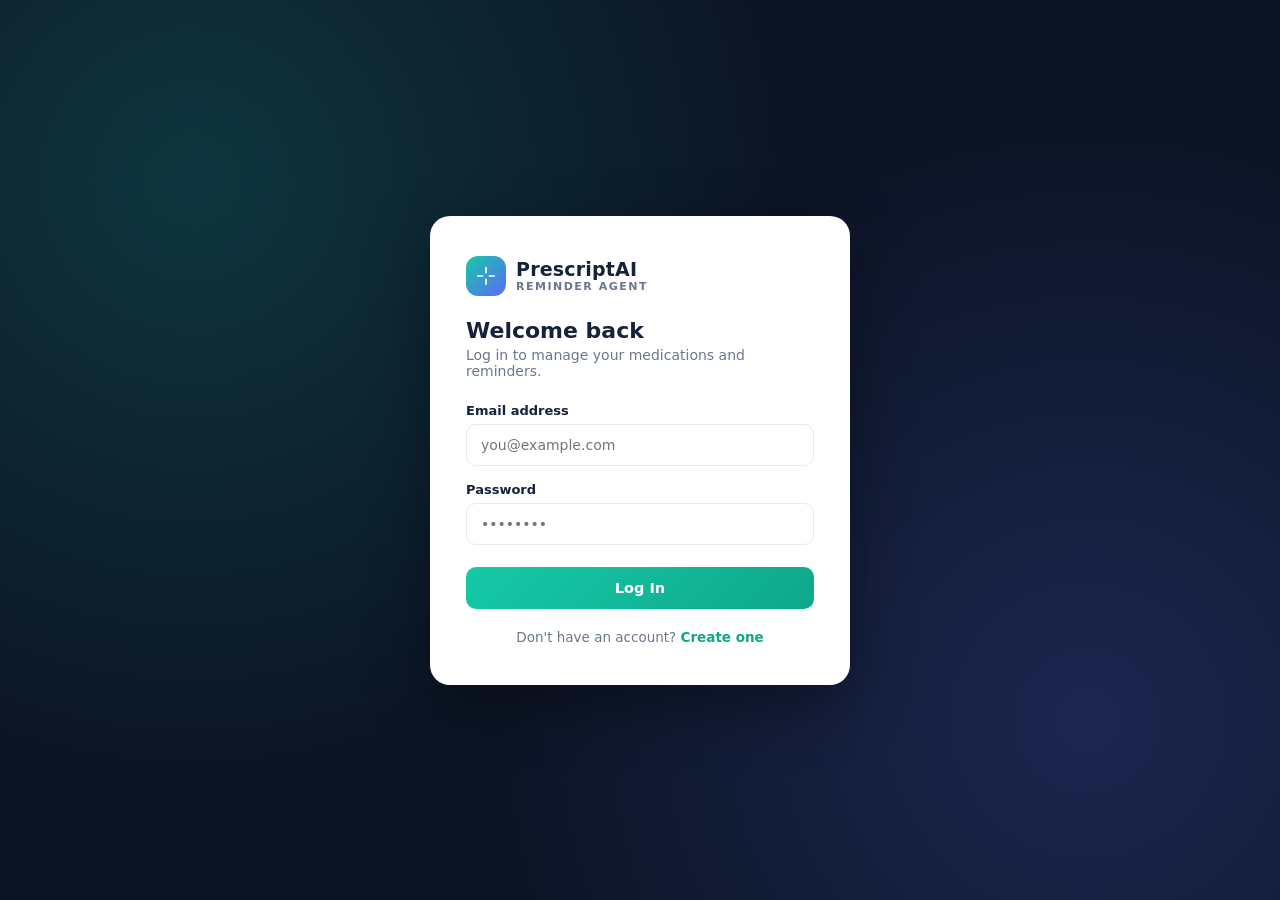
<file: frontend/index.html>
<!DOCTYPE html>
<html lang="en">
<head>
<meta charset="UTF-8">
<title>PrescriptAI</title>
<meta http-equiv="refresh" content="0; url=pages/login.html">
</head>
<body>
  <p>Redirecting to <a href="pages/login.html">login</a>...</p>
</body>
</html>
</file>
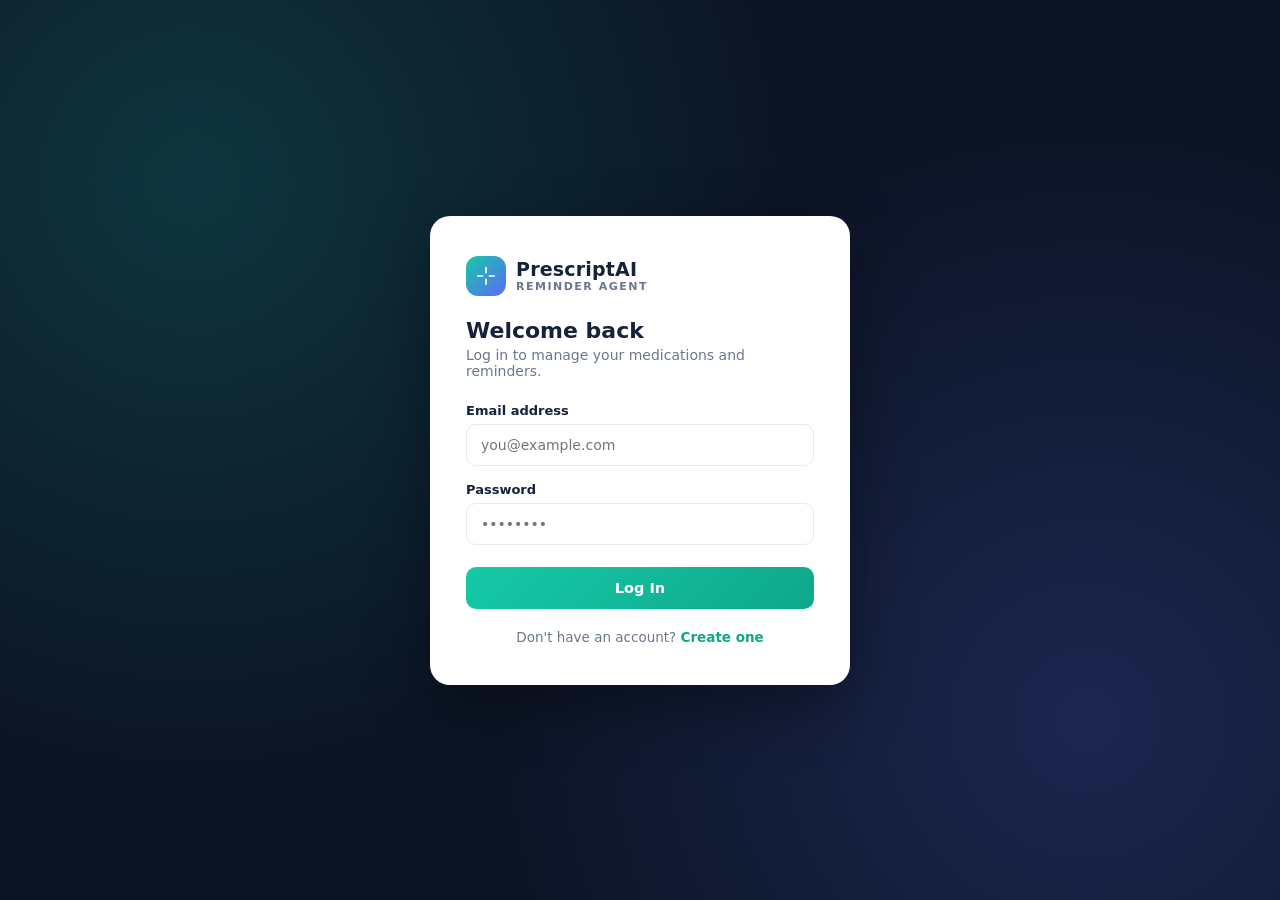
<file: frontend/pages/add_prescription.html>
<!DOCTYPE html>
<html lang="en">
<head>
<meta charset="UTF-8">
<title>Add Prescription | PrescriptAI</title>
<meta name="viewport" content="width=device-width, initial-scale=1.0">
<link rel="stylesheet" href="../css/style.css">
</head>
<body>
<div class="app-shell">

  <aside class="sidebar">
    <div class="brand">
      <div class="logo-badge"><svg width="18" height="18" viewBox="0 0 24 24" fill="none" stroke="#fff" stroke-width="2" stroke-linecap="round"><path d="M12 2v6M12 16v6M2 12h6M16 12h6"/></svg></div>
      <div><h1>PrescriptAI</h1><span class="tag">REMINDER AGENT</span></div>
    </div>
    <a class="nav-item" data-page="dashboard" href="dashboard.html">
      <svg width="18" height="18" viewBox="0 0 24 24" fill="none" stroke="currentColor" stroke-width="2"><rect x="3" y="3" width="7" height="7" rx="1.5"/><rect x="14" y="3" width="7" height="7" rx="1.5"/><rect x="3" y="14" width="7" height="7" rx="1.5"/><rect x="14" y="14" width="7" height="7" rx="1.5"/></svg>
      Dashboard
    </a>
    <a class="nav-item active" data-page="add" href="add_prescription.html">
      <svg width="18" height="18" viewBox="0 0 24 24" fill="none" stroke="currentColor" stroke-width="2" stroke-linecap="round"><circle cx="12" cy="12" r="9"/><path d="M12 8v8M8 12h8"/></svg>
      Add Prescription
    </a>
    <a class="nav-item" data-page="ai" href="ai_assistant.html">
      <svg width="18" height="18" viewBox="0 0 24 24" fill="none" stroke="currentColor" stroke-width="2" stroke-linecap="round" stroke-linejoin="round"><path d="M21 11.5a8.38 8.38 0 0 1-.9 3.8 8.5 8.5 0 0 1-7.6 4.7 8.38 8.38 0 0 1-3.8-.9L3 21l1.9-5.7a8.38 8.38 0 0 1-.9-3.8 8.5 8.5 0 0 1 4.7-7.6 8.38 8.38 0 0 1 3.8-.9h.5a8.48 8.48 0 0 1 8 8v.5z"/></svg>
      AI Assistant
    </a>
    <a class="nav-item" data-page="history" href="history.html">
      <svg width="18" height="18" viewBox="0 0 24 24" fill="none" stroke="currentColor" stroke-width="2" stroke-linecap="round" stroke-linejoin="round"><circle cx="12" cy="12" r="9"/><path d="M12 7v5l3 3"/></svg>
      Prescription History
    </a>
    <a class="nav-item" data-page="profile" href="profile.html">
      <svg width="18" height="18" viewBox="0 0 24 24" fill="none" stroke="currentColor" stroke-width="2" stroke-linecap="round" stroke-linejoin="round"><path d="M20 21v-2a4 4 0 0 0-4-4H8a4 4 0 0 0-4 4v2"/><circle cx="12" cy="7" r="4"/></svg>
      My Profile
    </a>
    <div class="spacer"></div>
    <div class="sidebar-user">
      <div class="avatar-circle" data-user-avatar>--</div>
      <div><div class="name" data-user-name>Loading...</div><div class="email">Signed in</div></div>
    </div>
    <a class="logout-link" href="#" onclick="logout(); return false;">
      <svg width="15" height="15" viewBox="0 0 24 24" fill="none" stroke="currentColor" stroke-width="2" stroke-linecap="round"><path d="M9 21H5a2 2 0 0 1-2-2V5a2 2 0 0 1 2-2h4M16 17l5-5-5-5M21 12H9"/></svg>
      Logout Session
    </a>
  </aside>

  <main class="main">
    <div class="topbar">
      <div>
        <h2>Add New Prescription</h2>
        <p class="welcome">Fill in the details and Aura will analyze it instantly.</p>
      </div>
    </div>

    <div class="card" style="max-width:760px;">
      <form id="prescriptionForm">
        <div class="form-grid">
          <div class="field full">
            <label>Medicine Name</label>
            <input type="text" id="medicineName" required placeholder="e.g. Lisinopril">
          </div>
          <div class="field">
            <label>Dosage</label>
            <input type="text" id="dosage" required placeholder="e.g. 10mg (1 tablet)">
          </div>
          <div class="field">
            <label>Frequency</label>
            <select id="frequency" required style="width:100%; padding:12px 14px; border-radius:10px; border:1.5px solid var(--border);">
              <option value="">Select frequency</option>
              <option value="Once daily">Once daily</option>
              <option value="Twice daily">Twice daily</option>
              <option value="Three times daily">Three times daily</option>
              <option value="As needed">As needed</option>
              <option value="Weekly">Weekly</option>
            </select>
          </div>
          <div class="field">
            <label>Start Date</label>
            <input type="date" id="startDate" required>
          </div>
          <div class="field">
            <label>End Date (optional)</label>
            <input type="date" id="endDate">
          </div>
          <div class="field full">
            <label>Reminder Times</label>
            <div class="times-box" id="timesBox"></div>
            <div class="add-time-row">
              <input type="time" id="newTime">
              <button type="button" onclick="addTime()">+ Add Time</button>
            </div>
          </div>
          <div class="field full">
            <label>Notes (optional)</label>
            <input type="text" id="notes" placeholder="e.g. Take after food">
          </div>
        </div>

        <button type="submit" class="btn-primary" id="submitBtn" style="max-width:260px; margin-top:10px;">✨ Save & Analyze with AI</button>
      </form>

      <div id="aiSummaryContainer"></div>
    </div>
  </main>
</div>

<script src="../js/common.js"></script>
<script src="../js/add_prescription.js"></script>
</body>
</html>
</file>
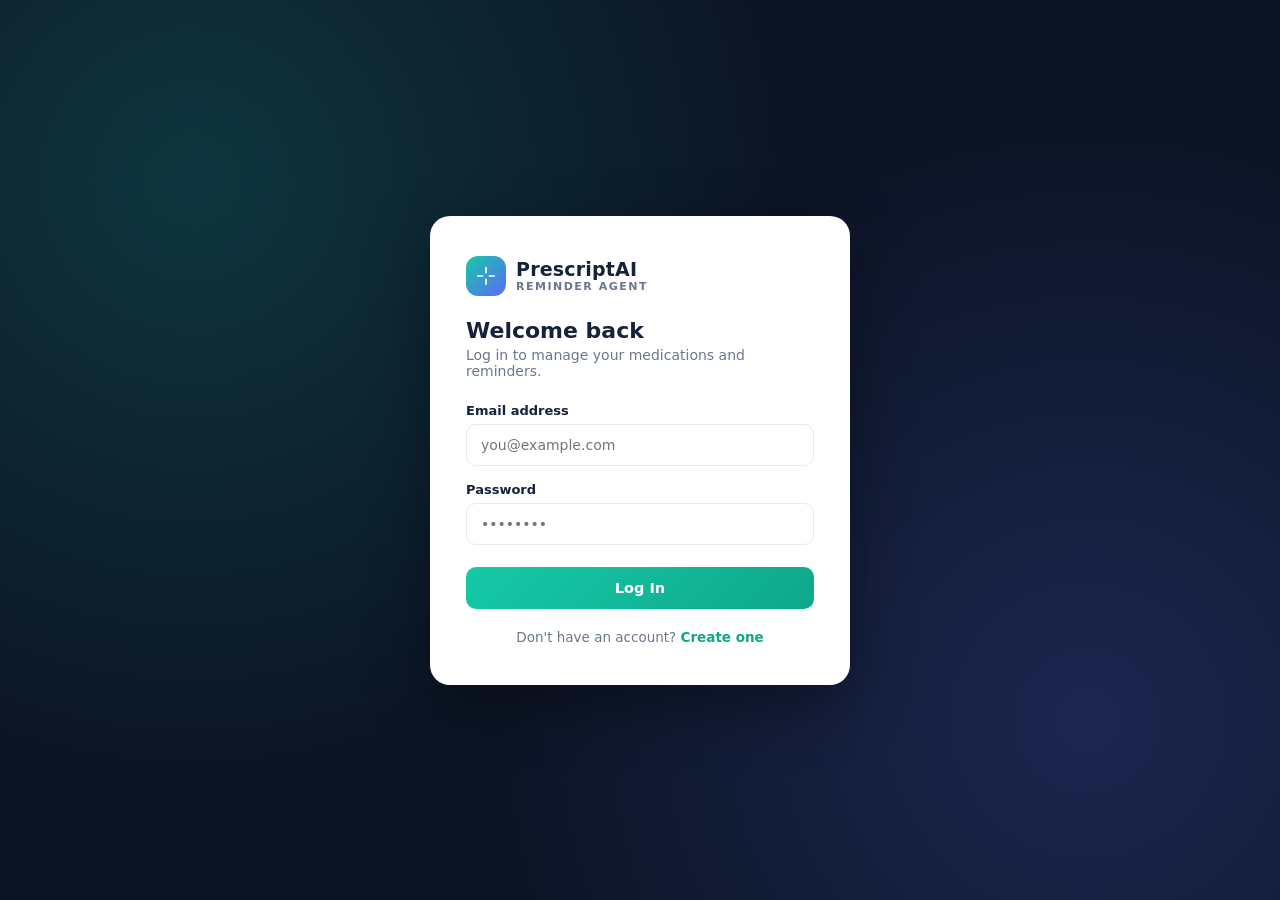
<file: frontend/pages/ai_assistant.html>
<!DOCTYPE html>
<html lang="en">
<head>
<meta charset="UTF-8">
<title>AI Assistant | PrescriptAI</title>
<meta name="viewport" content="width=device-width, initial-scale=1.0">
<link rel="stylesheet" href="../css/style.css">
</head>
<body>
<div class="app-shell">

  <aside class="sidebar">
    <div class="brand">
      <div class="logo-badge"><svg width="18" height="18" viewBox="0 0 24 24" fill="none" stroke="#fff" stroke-width="2" stroke-linecap="round"><path d="M12 2v6M12 16v6M2 12h6M16 12h6"/></svg></div>
      <div><h1>PrescriptAI</h1><span class="tag">REMINDER AGENT</span></div>
    </div>
    <a class="nav-item" data-page="dashboard" href="dashboard.html">
      <svg width="18" height="18" viewBox="0 0 24 24" fill="none" stroke="currentColor" stroke-width="2"><rect x="3" y="3" width="7" height="7" rx="1.5"/><rect x="14" y="3" width="7" height="7" rx="1.5"/><rect x="3" y="14" width="7" height="7" rx="1.5"/><rect x="14" y="14" width="7" height="7" rx="1.5"/></svg>
      Dashboard
    </a>
    <a class="nav-item" data-page="add" href="add_prescription.html">
      <svg width="18" height="18" viewBox="0 0 24 24" fill="none" stroke="currentColor" stroke-width="2" stroke-linecap="round"><circle cx="12" cy="12" r="9"/><path d="M12 8v8M8 12h8"/></svg>
      Add Prescription
    </a>
    <a class="nav-item active" data-page="ai" href="ai_assistant.html">
      <svg width="18" height="18" viewBox="0 0 24 24" fill="none" stroke="currentColor" stroke-width="2" stroke-linecap="round" stroke-linejoin="round"><path d="M21 11.5a8.38 8.38 0 0 1-.9 3.8 8.5 8.5 0 0 1-7.6 4.7 8.38 8.38 0 0 1-3.8-.9L3 21l1.9-5.7a8.38 8.38 0 0 1-.9-3.8 8.5 8.5 0 0 1 4.7-7.6 8.38 8.38 0 0 1 3.8-.9h.5a8.48 8.48 0 0 1 8 8v.5z"/></svg>
      AI Assistant
    </a>
    <a class="nav-item" data-page="history" href="history.html">
      <svg width="18" height="18" viewBox="0 0 24 24" fill="none" stroke="currentColor" stroke-width="2" stroke-linecap="round" stroke-linejoin="round"><circle cx="12" cy="12" r="9"/><path d="M12 7v5l3 3"/></svg>
      Prescription History
    </a>
    <a class="nav-item" data-page="profile" href="profile.html">
      <svg width="18" height="18" viewBox="0 0 24 24" fill="none" stroke="currentColor" stroke-width="2" stroke-linecap="round" stroke-linejoin="round"><path d="M20 21v-2a4 4 0 0 0-4-4H8a4 4 0 0 0-4 4v2"/><circle cx="12" cy="7" r="4"/></svg>
      My Profile
    </a>
    <div class="spacer"></div>
    <div class="sidebar-user">
      <div class="avatar-circle" data-user-avatar>--</div>
      <div><div class="name" data-user-name>Loading...</div><div class="email">Signed in</div></div>
    </div>
    <a class="logout-link" href="#" onclick="logout(); return false;">
      <svg width="15" height="15" viewBox="0 0 24 24" fill="none" stroke="currentColor" stroke-width="2" stroke-linecap="round"><path d="M9 21H5a2 2 0 0 1-2-2V5a2 2 0 0 1 2-2h4M16 17l5-5-5-5M21 12H9"/></svg>
      Logout Session
    </a>
  </aside>

  <main class="main">
    <div class="topbar">
      <div>
        <h2>AI Assistant</h2>
        <p class="welcome">Chat with Aura about your medications, side effects, and more.</p>
      </div>
    </div>

    <div class="chat-shell">
      <div class="chat-header">
        <div class="avatar-circle" style="background:linear-gradient(135deg, var(--teal), var(--indigo));">✨</div>
        <div>
          <h3>Aura</h3>
          <p>Your private AI health assistant · Powered by Groq</p>
        </div>
      </div>

      <div class="chat-body" id="chatBody">
        <div class="msg assistant">Hi! I'm Aura 👋 Ask me about your medicines, side effects, dosage timing, or food interactions. I'm not a doctor, so for anything urgent please contact a medical professional.</div>
      </div>

      <div class="chat-input-row">
        <input type="text" id="chatInput" placeholder="Ask Aura about your medications...">
        <button class="chat-send" onclick="sendMessage()">Send</button>
      </div>
    </div>
  </main>
</div>

<script src="../js/common.js"></script>
<script src="../js/ai_assistant.js"></script>
</body>
</html>
</file>
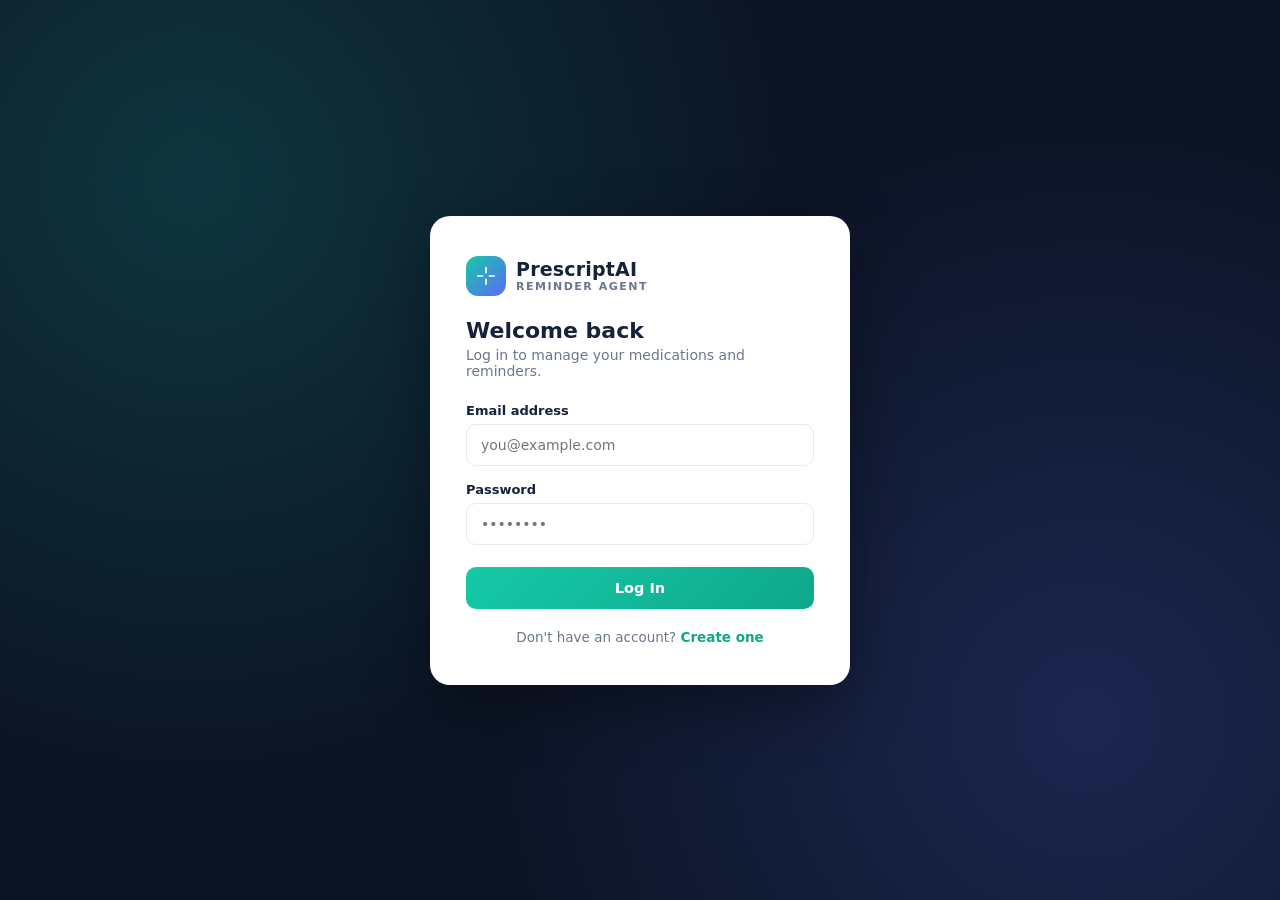
<file: frontend/pages/dashboard.html>
<!DOCTYPE html>
<html lang="en">
<head>
<meta charset="UTF-8">
<title>Dashboard | PrescriptAI</title>
<meta name="viewport" content="width=device-width, initial-scale=1.0">
<link rel="stylesheet" href="../css/style.css">
</head>
<body>
<div class="app-shell">

  <!-- ===================== SIDEBAR ===================== -->
  <aside class="sidebar">
    <div class="brand">
      <div class="logo-badge">
        <svg width="18" height="18" viewBox="0 0 24 24" fill="none" stroke="#fff" stroke-width="2" stroke-linecap="round"><path d="M12 2v6M12 16v6M2 12h6M16 12h6"/></svg>
      </div>
      <div>
        <h1>PrescriptAI</h1>
        <span class="tag">REMINDER AGENT</span>
      </div>
    </div>

    <a class="nav-item active" data-page="dashboard" href="dashboard.html">
      <svg width="18" height="18" viewBox="0 0 24 24" fill="none" stroke="currentColor" stroke-width="2"><rect x="3" y="3" width="7" height="7" rx="1.5"/><rect x="14" y="3" width="7" height="7" rx="1.5"/><rect x="3" y="14" width="7" height="7" rx="1.5"/><rect x="14" y="14" width="7" height="7" rx="1.5"/></svg>
      Dashboard
    </a>
    <a class="nav-item" data-page="add" href="add_prescription.html">
      <svg width="18" height="18" viewBox="0 0 24 24" fill="none" stroke="currentColor" stroke-width="2" stroke-linecap="round"><circle cx="12" cy="12" r="9"/><path d="M12 8v8M8 12h8"/></svg>
      Add Prescription
    </a>
    <a class="nav-item" data-page="ai" href="ai_assistant.html">
      <svg width="18" height="18" viewBox="0 0 24 24" fill="none" stroke="currentColor" stroke-width="2" stroke-linecap="round" stroke-linejoin="round"><path d="M21 11.5a8.38 8.38 0 0 1-.9 3.8 8.5 8.5 0 0 1-7.6 4.7 8.38 8.38 0 0 1-3.8-.9L3 21l1.9-5.7a8.38 8.38 0 0 1-.9-3.8 8.5 8.5 0 0 1 4.7-7.6 8.38 8.38 0 0 1 3.8-.9h.5a8.48 8.48 0 0 1 8 8v.5z"/></svg>
      AI Assistant
    </a>
    <a class="nav-item" data-page="history" href="history.html">
      <svg width="18" height="18" viewBox="0 0 24 24" fill="none" stroke="currentColor" stroke-width="2" stroke-linecap="round" stroke-linejoin="round"><circle cx="12" cy="12" r="9"/><path d="M12 7v5l3 3"/></svg>
      Prescription History
    </a>
    <a class="nav-item" data-page="profile" href="profile.html">
      <svg width="18" height="18" viewBox="0 0 24 24" fill="none" stroke="currentColor" stroke-width="2" stroke-linecap="round" stroke-linejoin="round"><path d="M20 21v-2a4 4 0 0 0-4-4H8a4 4 0 0 0-4 4v2"/><circle cx="12" cy="7" r="4"/></svg>
      My Profile
    </a>

    <div class="spacer"></div>

    <div class="sidebar-user">
      <div class="avatar-circle" data-user-avatar>--</div>
      <div>
        <div class="name" data-user-name>Loading...</div>
        <div class="email">Signed in</div>
      </div>
    </div>
    <a class="logout-link" href="#" onclick="logout(); return false;">
      <svg width="15" height="15" viewBox="0 0 24 24" fill="none" stroke="currentColor" stroke-width="2" stroke-linecap="round"><path d="M9 21H5a2 2 0 0 1-2-2V5a2 2 0 0 1 2-2h4M16 17l5-5-5-5M21 12H9"/></svg>
      Logout Session
    </a>
  </aside>

  <!-- ===================== MAIN CONTENT ===================== -->
  <main class="main">
    <div class="topbar">
      <div>
        <h2>Dashboard Overview</h2>
        <p class="welcome">Welcome back, <span data-user-name>...</span></p>
      </div>
      <div style="display:flex; gap:10px;">
        <div class="pill">
          <svg width="14" height="14" viewBox="0 0 24 24" fill="none" stroke="currentColor" stroke-width="2"><rect x="3" y="4" width="18" height="18" rx="2"/><path d="M16 2v4M8 2v4M3 10h18"/></svg>
          <span id="todayDate">--</span>
        </div>
        <div class="pill">
          <svg width="14" height="14" viewBox="0 0 24 24" fill="none" stroke="currentColor" stroke-width="2"><circle cx="12" cy="12" r="9"/><path d="M12 7v5l3 3"/></svg>
          <span id="clock">--:--:--</span>
        </div>
      </div>
    </div>

    <div class="banner">
      <span class="badge">✨ Smart Health Companion</span>
      <h3>Manage your health and medications in one place.</h3>
      <p>Keep track of daily pill logs, coordinate refill deadlines, and chat with Aura, your private AI health assistant.</p>
      <div class="banner-actions">
        <a href="add_prescription.html" class="btn-white">+ New Prescription</a>
        <a href="ai_assistant.html" class="btn-ghost-light">✨ Consult Aura AI</a>
      </div>
    </div>

    <div class="stats-grid">
      <div class="stat-card">
        <div class="icon-box" style="background:#e6f9f3;">
          <svg width="18" height="18" viewBox="0 0 24 24" fill="none" stroke="#0ea88a" stroke-width="2" stroke-linecap="round"><path d="M20 6 9 17l-5-5"/></svg>
        </div>
        <div class="label">Today's Intake</div>
        <div class="value" id="statIntake">0 <span>/ 0 taken</span></div>
        <div class="progress-track"><div class="progress-fill" id="statIntakeBar" style="width:0%"></div></div>
      </div>

      <div class="stat-card">
        <div class="icon-box" style="background:#eef0ff;">
          <svg width="18" height="18" viewBox="0 0 24 24" fill="none" stroke="#5b6bf5" stroke-width="2"><rect x="3" y="4" width="18" height="18" rx="2"/><path d="M16 2v4M8 2v4M3 10h18"/></svg>
        </div>
        <div class="label">Upcoming Dose</div>
        <div class="value" id="statUpcoming" style="font-size:17px;">--</div>
        <div class="sub" id="statUpcomingTime">--</div>
      </div>

      <div class="stat-card">
        <div class="icon-box" style="background:var(--danger-bg);">
          <svg width="18" height="18" viewBox="0 0 24 24" fill="none" stroke="#e5484d" stroke-width="2"><path d="M12 9v4M12 17h.01M10.3 3.86l-8.2 14.2A1.5 1.5 0 0 0 3.4 20.5h17.2a1.5 1.5 0 0 0 1.3-2.44l-8.2-14.2a1.5 1.5 0 0 0-2.6 0z"/></svg>
        </div>
        <div class="label">Missed Today</div>
        <div class="value" id="statMissed">0 <span>doses</span></div>
        <div class="sub good" id="statMissedNote">Perfect intake streak!</div>
      </div>

      <div class="stat-card">
        <div class="icon-box" style="background:var(--warn-bg);">
          <svg width="18" height="18" viewBox="0 0 24 24" fill="none" stroke="#b76a1c" stroke-width="2"><path d="M9 11H5a2 2 0 0 0-2 2v7a2 2 0 0 0 2 2h4M9 11V4a2 2 0 0 1 2-2h2a2 2 0 0 1 2 2v7M9 11h6m-6 0v11h6V11"/></svg>
        </div>
        <div class="label">Active Protocols</div>
        <div class="value" id="statActive">0 <span>prescriptions</span></div>
        <div class="sub" id="statActiveNote">0 directory records</div>
      </div>
    </div>

    <div class="content-grid">
      <div class="card">
        <div class="card-head">
          <h3>📋 Today's Medication Intake Checklist</h3>
          <a class="link" href="history.html">Full Schedule →</a>
        </div>
        <div id="checklistBody">
          <div class="empty-state">Loading checklist...</div>
        </div>
      </div>

      <div class="ai-help-card">
        <div class="tag-row">✨ INSTANT AI HELP</div>
        <h4>Have drug questions?</h4>
        <p>Ask Aura about side effects, dietary interactions, missed dosage protocols, or pharmaceutical definitions instantly.</p>
        <div class="ai-input-row">
          <input type="text" id="quickAsk" placeholder='"Side effects of Lisinopril?"'>
          <button onclick="quickAskSubmit()">
            <svg width="14" height="14" viewBox="0 0 24 24" fill="none" stroke="#0c1526" stroke-width="2.5" stroke-linecap="round"><path d="M5 12h14M13 6l6 6-6 6"/></svg>
          </button>
        </div>
      </div>
    </div>
  </main>
</div>

<script src="../js/common.js"></script>
<script src="../js/dashboard.js"></script>
</body>
</html>
</file>
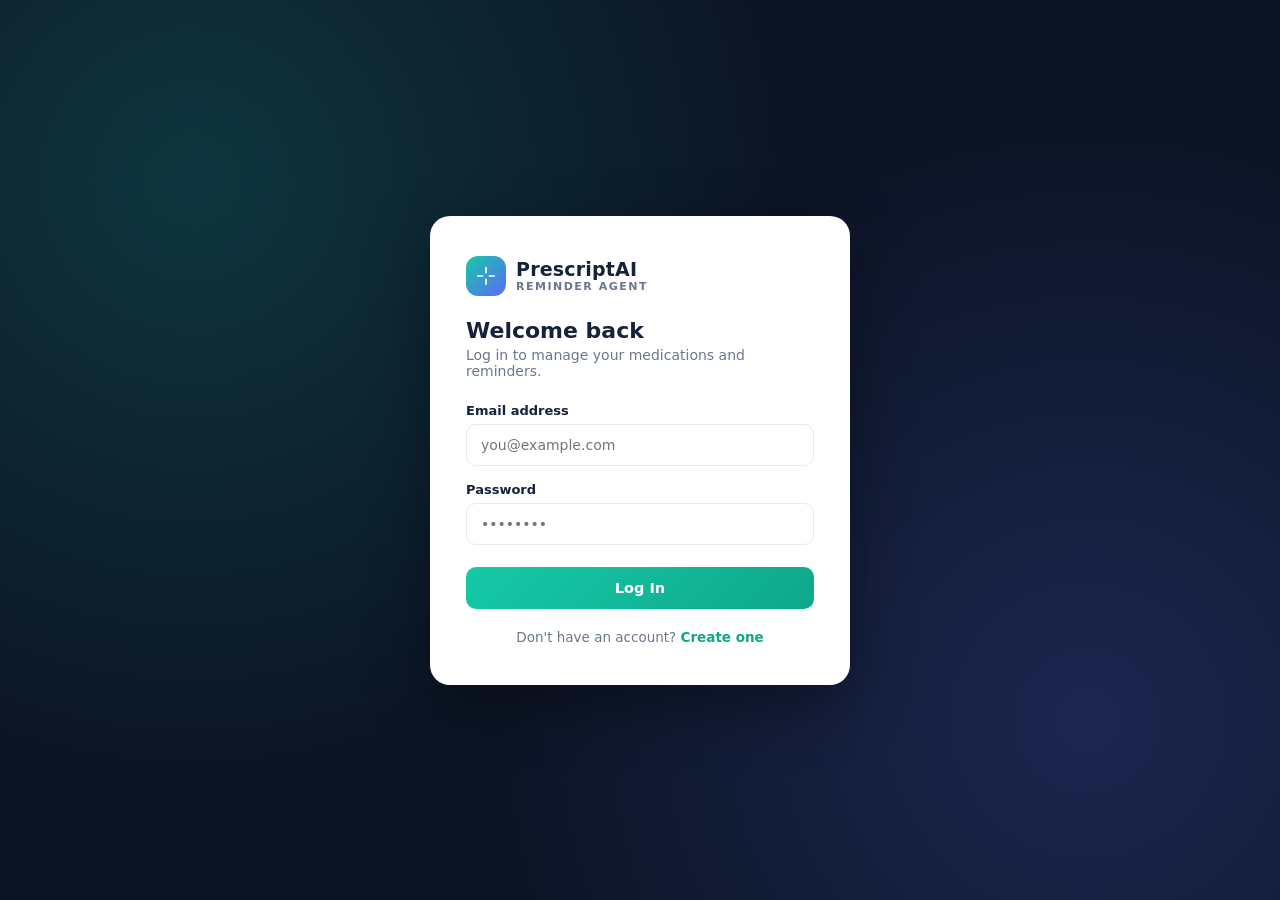
<file: frontend/pages/history.html>
<!DOCTYPE html>
<html lang="en">
<head>
<meta charset="UTF-8">
<title>Prescription History | PrescriptAI</title>
<meta name="viewport" content="width=device-width, initial-scale=1.0">
<link rel="stylesheet" href="../css/style.css">
</head>
<body>
<div class="app-shell">

  <aside class="sidebar">
    <div class="brand">
      <div class="logo-badge"><svg width="18" height="18" viewBox="0 0 24 24" fill="none" stroke="#fff" stroke-width="2" stroke-linecap="round"><path d="M12 2v6M12 16v6M2 12h6M16 12h6"/></svg></div>
      <div><h1>PrescriptAI</h1><span class="tag">REMINDER AGENT</span></div>
    </div>
    <a class="nav-item" data-page="dashboard" href="dashboard.html">
      <svg width="18" height="18" viewBox="0 0 24 24" fill="none" stroke="currentColor" stroke-width="2"><rect x="3" y="3" width="7" height="7" rx="1.5"/><rect x="14" y="3" width="7" height="7" rx="1.5"/><rect x="3" y="14" width="7" height="7" rx="1.5"/><rect x="14" y="14" width="7" height="7" rx="1.5"/></svg>
      Dashboard
    </a>
    <a class="nav-item" data-page="add" href="add_prescription.html">
      <svg width="18" height="18" viewBox="0 0 24 24" fill="none" stroke="currentColor" stroke-width="2" stroke-linecap="round"><circle cx="12" cy="12" r="9"/><path d="M12 8v8M8 12h8"/></svg>
      Add Prescription
    </a>
    <a class="nav-item" data-page="ai" href="ai_assistant.html">
      <svg width="18" height="18" viewBox="0 0 24 24" fill="none" stroke="currentColor" stroke-width="2" stroke-linecap="round" stroke-linejoin="round"><path d="M21 11.5a8.38 8.38 0 0 1-.9 3.8 8.5 8.5 0 0 1-7.6 4.7 8.38 8.38 0 0 1-3.8-.9L3 21l1.9-5.7a8.38 8.38 0 0 1-.9-3.8 8.5 8.5 0 0 1 4.7-7.6 8.38 8.38 0 0 1 3.8-.9h.5a8.48 8.48 0 0 1 8 8v.5z"/></svg>
      AI Assistant
    </a>
    <a class="nav-item active" data-page="history" href="history.html">
      <svg width="18" height="18" viewBox="0 0 24 24" fill="none" stroke="currentColor" stroke-width="2" stroke-linecap="round" stroke-linejoin="round"><circle cx="12" cy="12" r="9"/><path d="M12 7v5l3 3"/></svg>
      Prescription History
    </a>
    <a class="nav-item" data-page="profile" href="profile.html">
      <svg width="18" height="18" viewBox="0 0 24 24" fill="none" stroke="currentColor" stroke-width="2" stroke-linecap="round" stroke-linejoin="round"><path d="M20 21v-2a4 4 0 0 0-4-4H8a4 4 0 0 0-4 4v2"/><circle cx="12" cy="7" r="4"/></svg>
      My Profile
    </a>
    <div class="spacer"></div>
    <div class="sidebar-user">
      <div class="avatar-circle" data-user-avatar>--</div>
      <div><div class="name" data-user-name>Loading...</div><div class="email">Signed in</div></div>
    </div>
    <a class="logout-link" href="#" onclick="logout(); return false;">
      <svg width="15" height="15" viewBox="0 0 24 24" fill="none" stroke="currentColor" stroke-width="2" stroke-linecap="round"><path d="M9 21H5a2 2 0 0 1-2-2V5a2 2 0 0 1 2-2h4M16 17l5-5-5-5M21 12H9"/></svg>
      Logout Session
    </a>
  </aside>

  <main class="main">
    <div class="topbar">
      <div>
        <h2>Prescription History</h2>
        <p class="welcome">Your full medication intake log.</p>
      </div>
    </div>

    <div class="card">
      <div id="historyTableWrap">
        <div class="empty-state">Loading history...</div>
      </div>
    </div>
  </main>
</div>

<script src="../js/common.js"></script>
<script src="../js/history.js"></script>
</body>
</html>
</file>
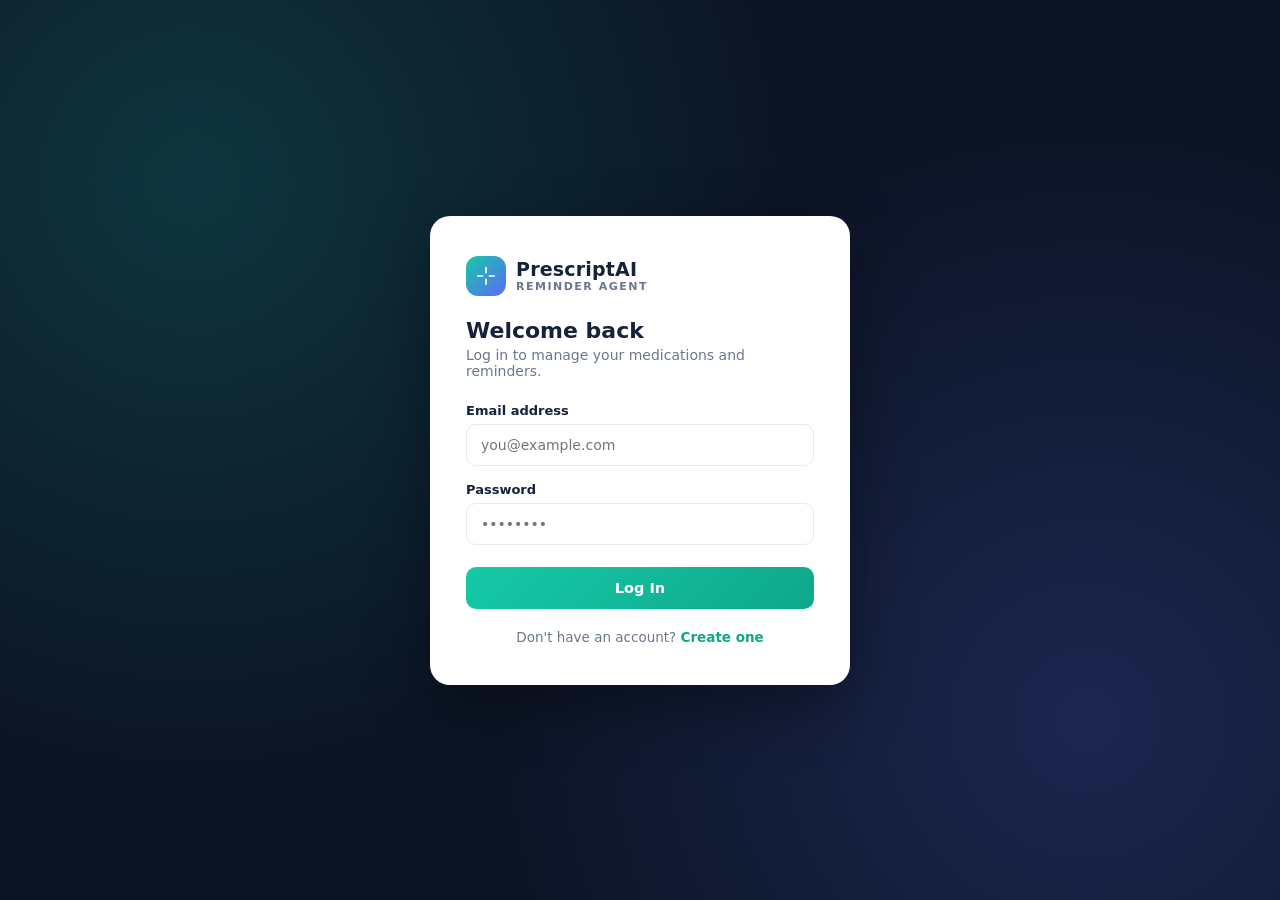
<file: frontend/pages/login.html>
<!DOCTYPE html>
<html lang="en">
<head>
<meta charset="UTF-8">
<title>Login | PrescriptAI</title>
<meta name="viewport" content="width=device-width, initial-scale=1.0">
<link rel="stylesheet" href="../css/style.css">
</head>
<body>
  <div class="auth-wrap">
    <div class="auth-card">
      <div class="auth-logo">
        <div class="logo-badge">
          <svg width="20" height="20" viewBox="0 0 24 24" fill="none" stroke="#fff" stroke-width="2" stroke-linecap="round"><path d="M12 2v6M12 16v6M2 12h6M16 12h6"/></svg>
        </div>
        <div>
          <h1>PrescriptAI</h1>
          <span class="tag">REMINDER AGENT</span>
        </div>
      </div>

      <h2>Welcome back</h2>
      <p class="sub">Log in to manage your medications and reminders.</p>

      <div class="form-error" id="errorBox"></div>

      <form id="loginForm" autocomplete="off">
        <div class="field">
          <label for="email">Email address</label>
          <input type="email" id="email" required placeholder="you@example.com">
        </div>
        <div class="field">
          <label for="password">Password</label>
          <input type="password" id="password" required placeholder="••••••••">
        </div>
        <button type="submit" class="btn-primary" id="loginBtn">Log In</button>
      </form>

      <div class="auth-switch">
        Don't have an account? <a href="register.html">Create one</a>
      </div>
    </div>
  </div>

  <script src="../js/common.js"></script>
  <script src="../js/auth.js"></script>
</body>
</html>
</file>
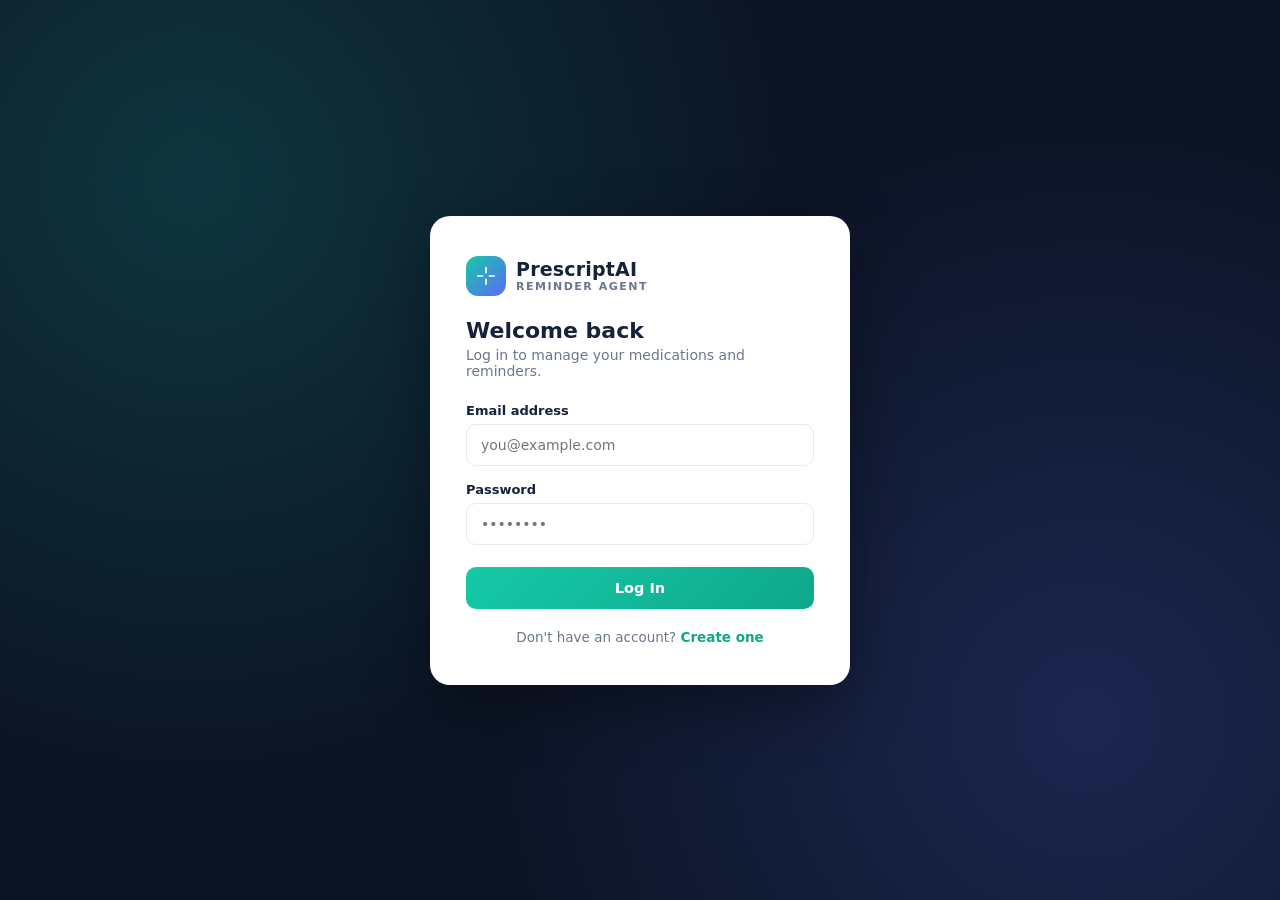
<file: frontend/pages/profile.html>
<!DOCTYPE html>
<html lang="en">
<head>
<meta charset="UTF-8">
<title>My Profile | PrescriptAI</title>
<meta name="viewport" content="width=device-width, initial-scale=1.0">
<link rel="stylesheet" href="../css/style.css">
</head>
<body>
<div class="app-shell">

  <aside class="sidebar">
    <div class="brand">
      <div class="logo-badge"><svg width="18" height="18" viewBox="0 0 24 24" fill="none" stroke="#fff" stroke-width="2" stroke-linecap="round"><path d="M12 2v6M12 16v6M2 12h6M16 12h6"/></svg></div>
      <div><h1>PrescriptAI</h1><span class="tag">REMINDER AGENT</span></div>
    </div>
    <a class="nav-item" data-page="dashboard" href="dashboard.html">
      <svg width="18" height="18" viewBox="0 0 24 24" fill="none" stroke="currentColor" stroke-width="2"><rect x="3" y="3" width="7" height="7" rx="1.5"/><rect x="14" y="3" width="7" height="7" rx="1.5"/><rect x="3" y="14" width="7" height="7" rx="1.5"/><rect x="14" y="14" width="7" height="7" rx="1.5"/></svg>
      Dashboard
    </a>
    <a class="nav-item" data-page="add" href="add_prescription.html">
      <svg width="18" height="18" viewBox="0 0 24 24" fill="none" stroke="currentColor" stroke-width="2" stroke-linecap="round"><circle cx="12" cy="12" r="9"/><path d="M12 8v8M8 12h8"/></svg>
      Add Prescription
    </a>
    <a class="nav-item" data-page="ai" href="ai_assistant.html">
      <svg width="18" height="18" viewBox="0 0 24 24" fill="none" stroke="currentColor" stroke-width="2" stroke-linecap="round" stroke-linejoin="round"><path d="M21 11.5a8.38 8.38 0 0 1-.9 3.8 8.5 8.5 0 0 1-7.6 4.7 8.38 8.38 0 0 1-3.8-.9L3 21l1.9-5.7a8.38 8.38 0 0 1-.9-3.8 8.5 8.5 0 0 1 4.7-7.6 8.38 8.38 0 0 1 3.8-.9h.5a8.48 8.48 0 0 1 8 8v.5z"/></svg>
      AI Assistant
    </a>
    <a class="nav-item" data-page="history" href="history.html">
      <svg width="18" height="18" viewBox="0 0 24 24" fill="none" stroke="currentColor" stroke-width="2" stroke-linecap="round" stroke-linejoin="round"><circle cx="12" cy="12" r="9"/><path d="M12 7v5l3 3"/></svg>
      Prescription History
    </a>
    <a class="nav-item active" data-page="profile" href="profile.html">
      <svg width="18" height="18" viewBox="0 0 24 24" fill="none" stroke="currentColor" stroke-width="2" stroke-linecap="round" stroke-linejoin="round"><path d="M20 21v-2a4 4 0 0 0-4-4H8a4 4 0 0 0-4 4v2"/><circle cx="12" cy="7" r="4"/></svg>
      My Profile
    </a>
    <div class="spacer"></div>
    <div class="sidebar-user">
      <div class="avatar-circle" data-user-avatar>--</div>
      <div><div class="name" data-user-name>Loading...</div><div class="email">Signed in</div></div>
    </div>
    <a class="logout-link" href="#" onclick="logout(); return false;">
      <svg width="15" height="15" viewBox="0 0 24 24" fill="none" stroke="currentColor" stroke-width="2" stroke-linecap="round"><path d="M9 21H5a2 2 0 0 1-2-2V5a2 2 0 0 1 2-2h4M16 17l5-5-5-5M21 12H9"/></svg>
      Logout Session
    </a>
  </aside>

  <main class="main">
    <div class="topbar">
      <div>
        <h2>My Profile</h2>
        <p class="welcome">Your account information.</p>
      </div>
    </div>

    <div class="card" style="max-width:480px;">
      <div style="display:flex; align-items:center; gap:16px; margin-bottom:24px;">
        <div class="avatar-circle" style="width:64px; height:64px; font-size:22px;" id="profileAvatar">--</div>
        <div>
          <div style="font-size:18px; font-weight:800;" id="profileName">Loading...</div>
          <div style="color:var(--muted); font-size:13px;">PrescriptAI Member</div>
        </div>
      </div>
      <div class="field">
        <label>Full Name</label>
        <input type="text" id="profileNameInput" disabled>
      </div>
      <div class="field">
        <label>Account Status</label>
        <input type="text" value="Active" disabled>
      </div>
      <button class="btn-primary" style="background: var(--danger); max-width:200px;" onclick="logout()">Logout</button>
    </div>
  </main>
</div>

<script src="../js/common.js"></script>
<script>
  (async function () {
    const name = await requireAuth();
    if (!name) return;
    paintSidebar(name, "profile");
    document.getElementById("profileAvatar").textContent = initials(name);
    document.getElementById("profileName").textContent = name;
    document.getElementById("profileNameInput").value = name;
  })();
</script>
</body>
</html>
</file>
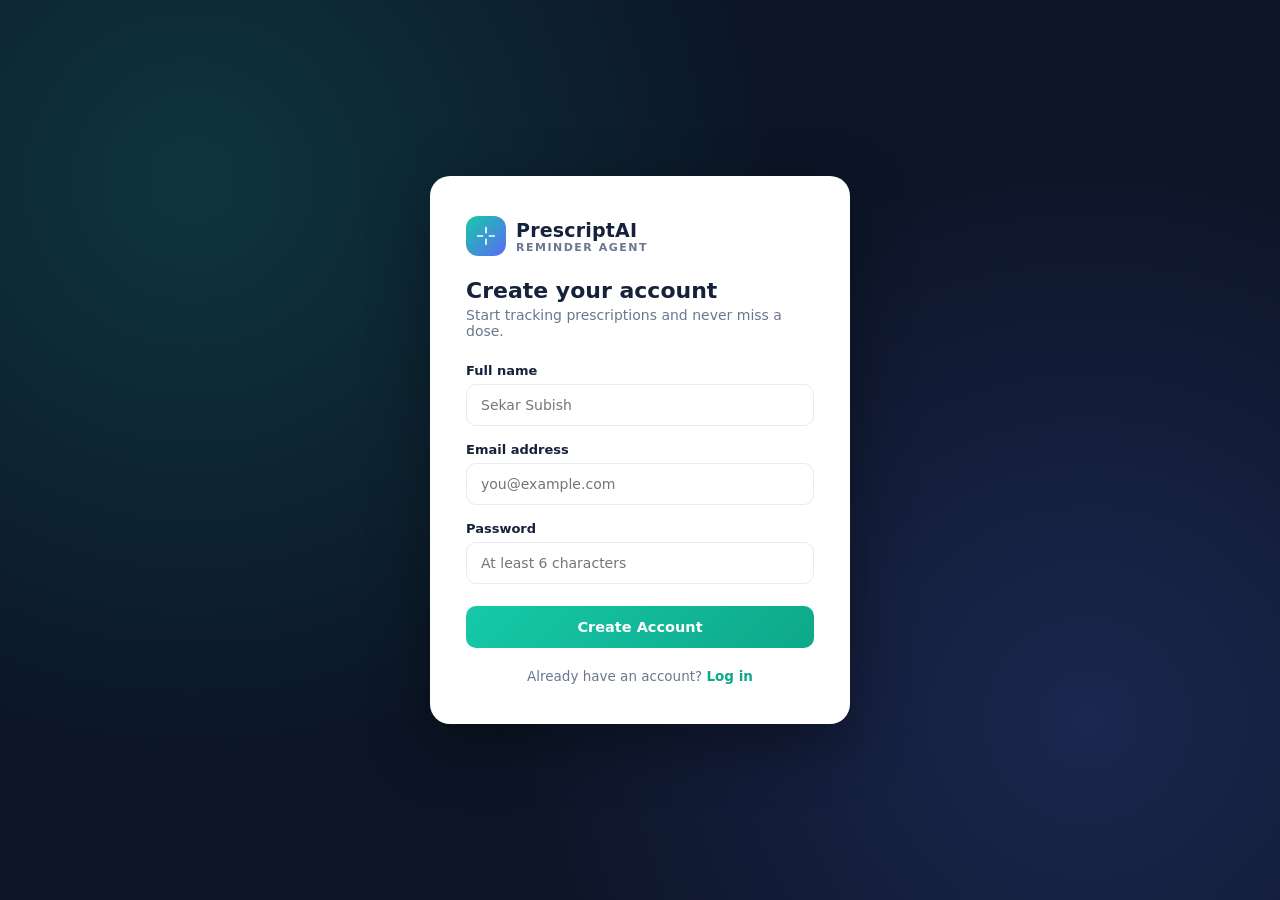
<file: frontend/pages/register.html>
<!DOCTYPE html>
<html lang="en">
<head>
<meta charset="UTF-8">
<title>Create Account | PrescriptAI</title>
<meta name="viewport" content="width=device-width, initial-scale=1.0">
<link rel="stylesheet" href="../css/style.css">
</head>
<body>
  <div class="auth-wrap">
    <div class="auth-card">
      <div class="auth-logo">
        <div class="logo-badge">
          <svg width="20" height="20" viewBox="0 0 24 24" fill="none" stroke="#fff" stroke-width="2" stroke-linecap="round"><path d="M12 2v6M12 16v6M2 12h6M16 12h6"/></svg>
        </div>
        <div>
          <h1>PrescriptAI</h1>
          <span class="tag">REMINDER AGENT</span>
        </div>
      </div>

      <h2>Create your account</h2>
      <p class="sub">Start tracking prescriptions and never miss a dose.</p>

      <div class="form-error" id="errorBox"></div>

      <form id="registerForm" autocomplete="off">
        <div class="field">
          <label for="name">Full name</label>
          <input type="text" id="name" required placeholder="Sekar Subish">
        </div>
        <div class="field">
          <label for="email">Email address</label>
          <input type="email" id="email" required placeholder="you@example.com">
        </div>
        <div class="field">
          <label for="password">Password</label>
          <input type="password" id="password" required placeholder="At least 6 characters">
        </div>
        <button type="submit" class="btn-primary" id="registerBtn">Create Account</button>
      </form>

      <div class="auth-switch">
        Already have an account? <a href="login.html">Log in</a>
      </div>
    </div>
  </div>

  <script src="../js/common.js"></script>
  <script src="../js/auth.js"></script>
</body>
</html>
</file>
<file: frontend/css/style.css>
/* ==========================================================================
   PrescriptAI - shared styles
   Design tokens:
     --navy      : sidebar / dark surfaces
     --teal       : primary brand accent
     --indigo     : secondary accent (gradient partner)
     --bg          : app background (light)
     --card        : card surface
     --text        : primary text
     --muted       : secondary text
   ========================================================================== */

:root {
  --navy: #0c1526;
  --navy-2: #101c33;
  --teal: #16c9a8;
  --teal-dark: #0ea88a;
  --indigo: #5b6bf5;
  --bg: #f3f5fa;
  --card: #ffffff;
  --text: #16213a;
  --muted: #6b7690;
  --border: #e7eaf2;
  --danger: #e5484d;
  --danger-bg: #fdecec;
  --warn-bg: #fff4e5;
  --radius: 16px;
  --shadow: 0 4px 20px rgba(16, 24, 40, 0.06);
}

* { box-sizing: border-box; }

html, body {
  margin: 0;
  padding: 0;
  height: 100%;
  font-family: 'Inter', 'Segoe UI', system-ui, -apple-system, sans-serif;
  background: var(--bg);
  color: var(--text);
}

a { text-decoration: none; color: inherit; }
button { font-family: inherit; cursor: pointer; }
input, select, textarea { font-family: inherit; }

/* ---------- Auth pages (login / register) ---------- */
.auth-wrap {
  min-height: 100vh;
  display: flex;
  align-items: center;
  justify-content: center;
  background:
    radial-gradient(circle at 15% 20%, rgba(22, 201, 168, 0.18), transparent 45%),
    radial-gradient(circle at 85% 80%, rgba(91, 107, 245, 0.20), transparent 45%),
    var(--navy);
  padding: 24px;
}

.auth-card {
  width: 100%;
  max-width: 420px;
  background: var(--card);
  border-radius: 20px;
  padding: 40px 36px;
  box-shadow: 0 20px 60px rgba(0,0,0,0.35);
}

.auth-logo {
  display: flex;
  align-items: center;
  gap: 10px;
  margin-bottom: 6px;
}

.auth-logo .logo-badge {
  width: 40px; height: 40px;
  border-radius: 12px;
  background: linear-gradient(135deg, var(--teal), var(--indigo));
  display: flex; align-items: center; justify-content: center;
}

.auth-logo h1 { font-size: 19px; margin: 0; letter-spacing: 0.2px; }
.auth-logo span.tag { display:block; font-size: 11px; color: var(--muted); letter-spacing: 1.5px; font-weight: 600; }

.auth-card h2 { margin: 22px 0 4px; font-size: 22px; }
.auth-card p.sub { margin: 0 0 24px; color: var(--muted); font-size: 14px; }

.field { margin-bottom: 16px; }
.field label { display: block; font-size: 13px; font-weight: 600; margin-bottom: 6px; color: var(--text); }
.field input {
  width: 100%;
  padding: 12px 14px;
  border-radius: 10px;
  border: 1.5px solid var(--border);
  font-size: 14px;
  outline: none;
  transition: border-color .15s;
}
.field input:focus { border-color: var(--teal); }

.btn-primary {
  width: 100%;
  padding: 13px;
  border: none;
  border-radius: 10px;
  background: linear-gradient(135deg, var(--teal), var(--teal-dark));
  color: #fff;
  font-weight: 700;
  font-size: 14.5px;
  margin-top: 6px;
  transition: opacity .15s, transform .1s;
}
.btn-primary:hover { opacity: 0.92; }
.btn-primary:active { transform: scale(0.99); }
.btn-primary:disabled { opacity: 0.6; cursor: not-allowed; }

.auth-switch { text-align: center; margin-top: 20px; font-size: 13.5px; color: var(--muted); }
.auth-switch a { color: var(--teal-dark); font-weight: 700; }

.form-error {
  background: var(--danger-bg);
  color: var(--danger);
  padding: 10px 14px;
  border-radius: 10px;
  font-size: 13px;
  margin-bottom: 16px;
  display: none;
}
.form-error.show { display: block; }

/* ---------- App shell (sidebar + main) ---------- */
.app-shell { display: flex; min-height: 100vh; }

.sidebar {
  width: 250px;
  background: var(--navy);
  color: #cbd3e6;
  flex-shrink: 0;
  display: flex;
  flex-direction: column;
  padding: 22px 16px;
  position: sticky;
  top: 0;
  height: 100vh;
}

.sidebar .brand {
  display: flex;
  align-items: center;
  gap: 10px;
  padding: 4px 8px 20px;
}
.brand .logo-badge {
  width: 36px; height: 36px;
  border-radius: 10px;
  background: linear-gradient(135deg, var(--teal), var(--indigo));
  display: flex; align-items: center; justify-content: center;
}
.brand h1 { font-size: 16px; color: #fff; margin: 0; }
.brand span.tag { display: block; font-size: 10px; letter-spacing: 1.5px; color: var(--teal); font-weight: 700; }

.nav-item {
  display: flex;
  align-items: center;
  gap: 12px;
  padding: 11px 14px;
  border-radius: 10px;
  font-size: 14px;
  font-weight: 500;
  margin-bottom: 4px;
  color: #b7c0d8;
  transition: background .15s, color .15s;
}
.nav-item:hover { background: rgba(255,255,255,0.05); color: #fff; }
.nav-item.active { background: rgba(22, 201, 168, 0.14); color: var(--teal); font-weight: 700; }
.nav-item svg { flex-shrink: 0; }

.sidebar .spacer { flex: 1; }

.sidebar-user {
  border-top: 1px solid rgba(255,255,255,0.08);
  padding-top: 14px;
  display: flex;
  align-items: center;
  gap: 10px;
}
.avatar-circle {
  width: 38px; height: 38px;
  border-radius: 50%;
  background: linear-gradient(135deg, var(--indigo), var(--teal));
  display: flex; align-items: center; justify-content: center;
  color: #fff; font-weight: 700; font-size: 14px;
  flex-shrink: 0;
}
.sidebar-user .name { font-size: 13.5px; color: #fff; font-weight: 600; }
.sidebar-user .email { font-size: 11px; color: var(--muted); }

.logout-link {
  display: flex; align-items: center; gap: 8px;
  color: var(--danger);
  font-size: 13px; font-weight: 600;
  margin-top: 14px;
  padding: 8px 4px;
}

/* ---------- Main content ---------- */
.main { flex: 1; padding: 28px 34px; max-width: 100%; }

.topbar {
  display: flex;
  justify-content: space-between;
  align-items: flex-start;
  margin-bottom: 22px;
  flex-wrap: wrap;
  gap: 12px;
}
.topbar h2 { margin: 0 0 4px; font-size: 24px; }
.topbar p.welcome { margin: 0; color: var(--muted); font-size: 14px; }

.pill {
  background: var(--card);
  border: 1px solid var(--border);
  border-radius: 10px;
  padding: 8px 14px;
  font-size: 13px;
  display: flex; align-items: center; gap: 8px;
  color: var(--text);
  box-shadow: var(--shadow);
}

.banner {
  background: linear-gradient(120deg, var(--teal) 0%, var(--indigo) 100%);
  border-radius: 20px;
  padding: 34px 38px;
  color: #fff;
  margin-bottom: 24px;
  position: relative;
  overflow: hidden;
}
.banner .badge {
  display: inline-flex; align-items: center; gap: 6px;
  background: rgba(255,255,255,0.18);
  padding: 6px 14px;
  border-radius: 20px;
  font-size: 12px;
  font-weight: 600;
  margin-bottom: 16px;
}
.banner h3 { font-size: 30px; margin: 0 0 14px; max-width: 640px; line-height: 1.25; }
.banner p { max-width: 560px; font-size: 14.5px; opacity: 0.92; margin: 0 0 20px; }
.banner-actions { display: flex; gap: 12px; flex-wrap: wrap; }

.btn-white {
  background: #fff; color: var(--navy);
  border: none; border-radius: 10px;
  padding: 11px 18px; font-weight: 700; font-size: 13.5px;
  display: inline-flex; align-items: center; gap: 8px;
}
.btn-ghost-light {
  background: rgba(0,0,0,0.18); color: #fff;
  border: 1px solid rgba(255,255,255,0.35); border-radius: 10px;
  padding: 11px 18px; font-weight: 700; font-size: 13.5px;
  display: inline-flex; align-items: center; gap: 8px;
}

.stats-grid {
  display: grid;
  grid-template-columns: repeat(4, 1fr);
  gap: 18px;
  margin-bottom: 24px;
}
@media (max-width: 1000px) { .stats-grid { grid-template-columns: repeat(2, 1fr); } }

.stat-card {
  background: var(--card);
  border-radius: var(--radius);
  padding: 20px;
  box-shadow: var(--shadow);
}
.stat-card .icon-box {
  width: 38px; height: 38px;
  border-radius: 10px;
  display: flex; align-items: center; justify-content: center;
  margin-bottom: 12px;
}
.stat-card .label { font-size: 11.5px; letter-spacing: 0.5px; font-weight: 700; color: var(--muted); text-transform: uppercase; }
.stat-card .value { font-size: 24px; font-weight: 800; margin-top: 4px; }
.stat-card .value span { font-size: 14px; font-weight: 500; color: var(--muted); }
.stat-card .sub { font-size: 12px; color: var(--muted); margin-top: 6px; }
.stat-card .sub.good { color: var(--teal-dark); font-weight: 600; }
.stat-card .sub.bad { color: var(--danger); font-weight: 600; }
.progress-track { height: 6px; background: var(--border); border-radius: 4px; margin-top: 12px; overflow: hidden; }
.progress-fill { height: 100%; background: var(--teal); border-radius: 4px; }

.content-grid {
  display: grid;
  grid-template-columns: 2fr 1fr;
  gap: 22px;
  align-items: start;
}
@media (max-width: 950px) { .content-grid { grid-template-columns: 1fr; } }

.card {
  background: var(--card);
  border-radius: var(--radius);
  box-shadow: var(--shadow);
  padding: 22px;
}
.card-head {
  display: flex; justify-content: space-between; align-items: center;
  margin-bottom: 16px;
}
.card-head h3 { font-size: 16px; margin: 0; display: flex; align-items: center; gap: 8px; }
.card-head a.link { font-size: 13px; color: var(--teal-dark); font-weight: 700; display: flex; align-items: center; gap: 4px; }

.med-row {
  display: flex;
  justify-content: space-between;
  align-items: center;
  padding: 14px 4px;
  border-bottom: 1px solid var(--border);
  gap: 10px;
  flex-wrap: wrap;
}
.med-row:last-child { border-bottom: none; }
.med-info .name { font-weight: 700; font-size: 14.5px; }
.med-info .dose { font-size: 12.5px; color: var(--muted); font-weight: 500; margin-left: 6px; }
.med-info .time { display: inline-block; margin-top: 4px; font-size: 12px; font-weight: 700; color: var(--indigo); background: #eef0ff; padding: 2px 8px; border-radius: 6px; }
.med-info .status-tag { display: inline-block; margin-top: 4px; margin-left: 6px; font-size: 11px; font-weight: 700; padding: 2px 8px; border-radius: 6px; }
.status-tag.taken { background: #e6f9f3; color: var(--teal-dark); }
.status-tag.missed { background: var(--danger-bg); color: var(--danger); }
.status-tag.skipped { background: var(--warn-bg); color: #b76a1c; }

.med-actions { display: flex; gap: 8px; }
.btn-sm {
  border: none; border-radius: 8px;
  padding: 8px 14px; font-size: 12.5px; font-weight: 700;
  display: flex; align-items: center; gap: 6px;
}
.btn-taken { background: #e6f9f3; color: var(--teal-dark); }
.btn-taken:hover { background: var(--teal); color: #fff; }
.btn-skip { background: #f1f2f6; color: var(--muted); }
.btn-skip:hover { background: #e2e4ec; }
.btn-sm:disabled { opacity: 0.5; cursor: default; }

.ai-help-card {
  background: linear-gradient(160deg, var(--navy) 0%, #1b2a4a 100%);
  color: #fff;
  border-radius: var(--radius);
  padding: 22px;
}
.ai-help-card .tag-row { display: flex; align-items: center; gap: 8px; color: var(--teal); font-weight: 700; font-size: 12.5px; letter-spacing: 0.4px; margin-bottom: 14px; }
.ai-help-card h4 { font-size: 19px; margin: 0 0 10px; }
.ai-help-card p { font-size: 13.5px; opacity: 0.85; line-height: 1.5; margin: 0 0 18px; }
.ai-input-row {
  display: flex; align-items: center; gap: 8px;
  background: rgba(255,255,255,0.08);
  border: 1px solid rgba(255,255,255,0.15);
  border-radius: 10px;
  padding: 6px 6px 6px 14px;
}
.ai-input-row input { flex: 1; background: transparent; border: none; outline: none; color: #fff; font-size: 13.5px; }
.ai-input-row input::placeholder { color: rgba(255,255,255,0.5); }
.ai-input-row button { background: var(--teal); border: none; width: 32px; height: 32px; border-radius: 8px; display: flex; align-items: center; justify-content: center; }

/* ---------- Forms (Add Prescription) ---------- */
.form-grid { display: grid; grid-template-columns: 1fr 1fr; gap: 16px; }
@media (max-width: 700px) { .form-grid { grid-template-columns: 1fr; } }
.form-grid .full { grid-column: 1 / -1; }

.times-box { display: flex; flex-wrap: wrap; gap: 8px; }
.time-chip {
  background: #eef0ff; color: var(--indigo);
  border-radius: 8px; padding: 6px 10px; font-size: 12.5px; font-weight: 700;
  display: flex; align-items: center; gap: 6px;
}
.time-chip button { background: none; border: none; color: var(--indigo); font-weight: 900; cursor: pointer; }
.add-time-row { display: flex; gap: 8px; margin-top: 10px; }
.add-time-row input { padding: 9px 10px; border-radius: 8px; border: 1.5px solid var(--border); }
.add-time-row button { background: var(--teal); color: #fff; border: none; border-radius: 8px; padding: 9px 14px; font-weight: 700; font-size: 12.5px; }

.ai-summary-box {
  background: #f6fbfa;
  border: 1px solid #d6f0e9;
  border-radius: 14px;
  padding: 18px;
  margin-top: 20px;
}
.ai-summary-box h4 { margin: 0 0 10px; font-size: 14.5px; color: var(--teal-dark); display: flex; align-items: center; gap: 8px; }
.ai-summary-box ul { margin: 6px 0 0; padding-left: 18px; font-size: 13.5px; }
.ai-summary-box .row { margin-bottom: 10px; }
.ai-summary-box .row b { font-size: 13px; }

/* ---------- AI Assistant chat page ---------- */
.chat-shell {
  background: var(--card);
  border-radius: var(--radius);
  box-shadow: var(--shadow);
  display: flex;
  flex-direction: column;
  height: calc(100vh - 170px);
}
.chat-header { padding: 18px 22px; border-bottom: 1px solid var(--border); display: flex; align-items: center; gap: 12px; }
.chat-header .avatar-circle { width: 42px; height: 42px; }
.chat-header h3 { margin: 0; font-size: 15.5px; }
.chat-header p { margin: 0; font-size: 12px; color: var(--muted); }

.chat-body { flex: 1; overflow-y: auto; padding: 22px; display: flex; flex-direction: column; gap: 14px; }
.msg { max-width: 72%; padding: 12px 16px; border-radius: 14px; font-size: 14px; line-height: 1.5; white-space: pre-wrap; }
.msg.user { align-self: flex-end; background: var(--teal); color: #fff; border-bottom-right-radius: 4px; }
.msg.assistant { align-self: flex-start; background: #f1f3f9; color: var(--text); border-bottom-left-radius: 4px; }
.msg.typing { color: var(--muted); font-style: italic; }

.chat-input-row { padding: 16px 22px; border-top: 1px solid var(--border); display: flex; gap: 10px; }
.chat-input-row input {
  flex: 1; padding: 12px 16px; border-radius: 12px; border: 1.5px solid var(--border); font-size: 14px; outline: none;
}
.chat-input-row input:focus { border-color: var(--teal); }
.chat-send { background: linear-gradient(135deg, var(--teal), var(--indigo)); color: #fff; border: none; border-radius: 12px; padding: 0 22px; font-weight: 700; }

.suggestion-chip {
  border: 1px solid var(--border); background: #fff; border-radius: 20px;
  padding: 7px 14px; font-size: 12.5px; font-weight: 600; color: var(--text);
}

/* ---------- History table ---------- */
table.history-table { width: 100%; border-collapse: collapse; font-size: 13.5px; }
table.history-table th { text-align: left; padding: 12px 10px; color: var(--muted); font-size: 11.5px; text-transform: uppercase; letter-spacing: 0.4px; border-bottom: 1px solid var(--border); }
table.history-table td { padding: 12px 10px; border-bottom: 1px solid var(--border); }

.empty-state { text-align: center; padding: 40px 20px; color: var(--muted); }
.empty-state svg { margin-bottom: 12px; opacity: 0.5; }

.toast {
  position: fixed; bottom: 24px; right: 24px;
  background: var(--navy); color: #fff;
  padding: 14px 20px; border-radius: 12px; font-size: 13.5px;
  box-shadow: 0 10px 30px rgba(0,0,0,0.25);
  opacity: 0; transform: translateY(10px);
  transition: opacity .25s, transform .25s;
  z-index: 999;
}
.toast.show { opacity: 1; transform: translateY(0); }
</file>
